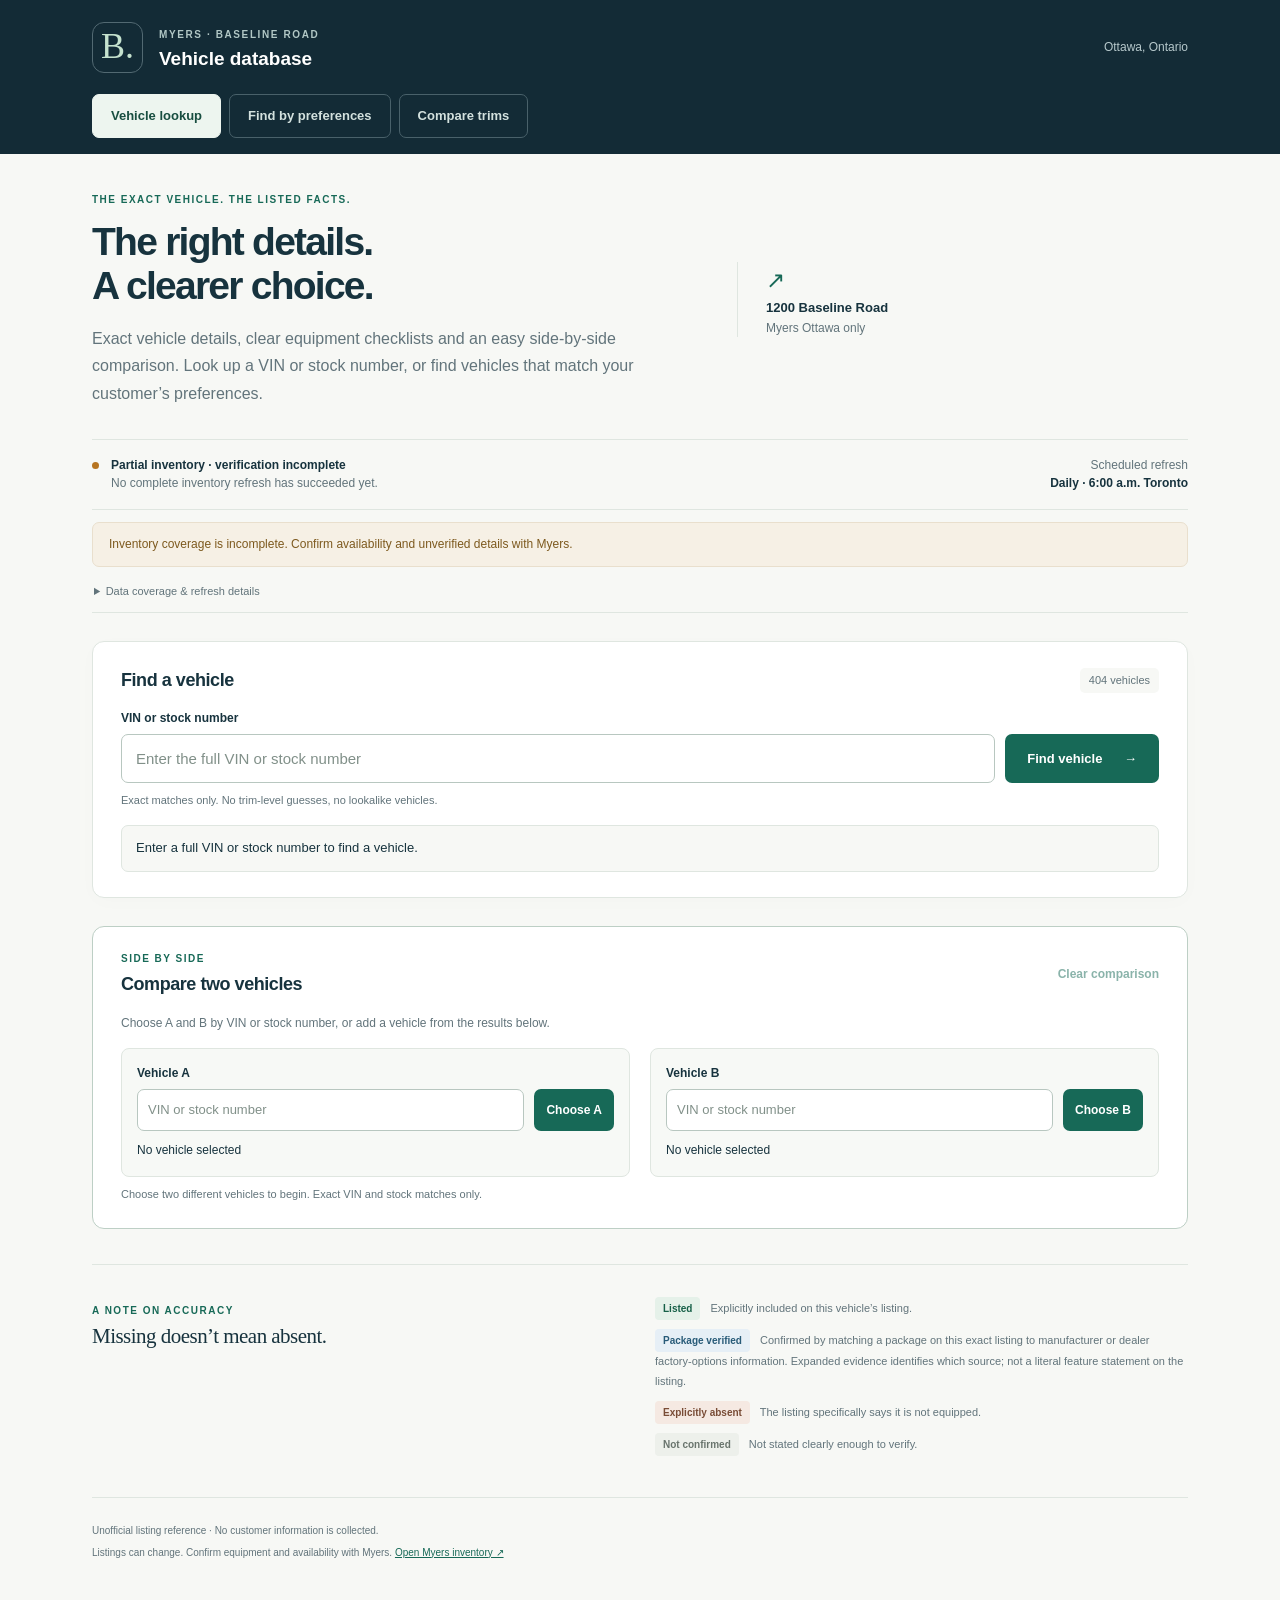
<file: index.html>
<!doctype html>
<html lang="en">
<head>
<meta charset="utf-8"><meta name="viewport" content="width=device-width, initial-scale=1">
<meta name="theme-color" content="#132b36"><meta name="description" content="Exact-listing vehicle information for Myers at 1200 Baseline Road, Ottawa.">
<title>Baseline · Vehicle database</title><link rel="stylesheet" href="./styles.css"><script defer src="./app.js"></script>
</head>
<body>
<header><div class="shell brand"><div class="monogram" aria-hidden="true">B.</div><div><span class="eyebrow light">MYERS · BASELINE ROAD</span><p class="brand-name">Vehicle database</p></div><span class="location">Ottawa, Ontario</span></div><nav class="shell primary-nav" aria-label="Vehicle tools"><a id="nav-lookup" href="#lookup" aria-current="page" aria-controls="lookup-view">Vehicle lookup</a><a id="nav-preferences" href="#preferences" aria-controls="preferences-view">Find by preferences</a><a href="./trims.html">Compare trims</a></nav></header>
<main class="shell">
<section class="intro"><div><p class="eyebrow">THE EXACT VEHICLE. THE LISTED FACTS.</p><h1>The right details.<br>A clearer choice.</h1><p class="lede">Exact vehicle details, clear equipment checklists and an easy side-by-side comparison. Look up a VIN or stock number, or find vehicles that match your customer’s preferences.</p></div><div class="address"><span class="address-icon" aria-hidden="true">↗</span><strong>1200 Baseline Road</strong><span>Myers Ottawa only</span></div></section>
<section class="health" aria-label="Inventory freshness"><div><span id="health-dot" class="dot pending"></span><strong id="health-title">Checking inventory…</strong><span id="health-detail">Loading the latest saved listing data.</span></div><div class="schedule"><span>Scheduled refresh</span><strong>Daily · 6:00 a.m. Toronto</strong></div></section>
<p id="refresh-warning" class="notice" hidden></p>
<details id="coverage" class="coverage" hidden><summary>Data coverage & refresh details</summary><p id="refresh-diagnostic" hidden></p><p id="coverage-summary"></p><p id="partial-time"></p><details id="failures" hidden><summary>Listings needing verification</summary><ul id="failure-list"></ul></details></details>
<div id="lookup-view">
<section class="search-panel" aria-labelledby="search-heading"><div class="search-top"><h2 id="search-heading">Find a vehicle</h2><span id="vehicle-count" class="counter">— vehicles</span></div><form id="search-form"><label for="query">VIN or stock number</label><div class="search-row"><input id="query" name="query" aria-describedby="search-hint" disabled placeholder="Enter the full VIN or stock number" autocomplete="off" autocapitalize="characters" spellcheck="false"><button type="submit" disabled>Find vehicle <span aria-hidden="true">→</span></button></div><p id="search-hint" class="hint">Exact matches only. No trim-level guesses, no lookalike vehicles.</p></form><div id="search-feedback" class="search-feedback loading"><p id="result-status" role="status" aria-live="polite" aria-atomic="true">Loading saved inventory. Search will be available shortly.</p><div class="search-feedback-actions"><button id="view-result" type="button" class="secondary-button" hidden>View result ↓</button><button id="reset" type="button" class="text-button" hidden>Clear search</button></div></div></section>
<section id="result-panel" aria-labelledby="results-title" hidden><div class="results-heading"><h2 id="results-title" tabindex="-1">Vehicle details</h2></div><div id="results"></div></section>
</div>
<section id="preferences-view" aria-labelledby="preferences-heading" hidden>
<div id="preferences-discovery">
<div class="preferences-panel">
<div class="search-top"><div><p class="eyebrow">START WITH WHAT MATTERS</p><h2 id="preferences-heading" tabindex="-1">Find by preferences</h2></div><span class="counter">Saved Myers inventory</span></div>
<p class="preferences-intro">Choose what your customer needs. We’ll show vehicles with confirmed matches for <strong>every</strong> selected preference.</p>
<form id="preferences-form">
<fieldset id="preference-controls" disabled>
<legend class="section-label">Your essentials</legend>
<div class="preference-fields">
<div><label for="pref-type">Vehicle type</label><select id="pref-type"><option value="">Any type</option><option value="truck">Truck</option><option value="car">Car</option><option value="suv">SUV</option><option value="van">Van / minivan</option><option value="other">Other listed type</option></select></div>
<div><label for="pref-condition">Condition</label><select id="pref-condition" aria-describedby="condition-hint"><option value="">Any condition</option><option value="new">New</option><option value="used">Used</option><option value="demo">Demo</option></select></div>
<div><label for="pref-seats">Seating capacity</label><select id="pref-seats"><option value="">Any seat count</option></select></div>
<div><label for="pref-colour">Exterior colour</label><select id="pref-colour" aria-describedby="colour-hint"><option value="">Any colour</option></select></div>
<div><label for="pref-price-min">Minimum price (CAD)</label><input id="pref-price-min" type="number" min="0" step="1" inputmode="numeric" placeholder="No minimum" aria-describedby="budget-hint"></div>
<div><label for="pref-price-max">Maximum price (CAD)</label><input id="pref-price-max" type="number" min="0" step="1" inputmode="numeric" placeholder="No maximum" aria-describedby="budget-hint"></div>
<div><label for="pref-make">Make</label><select id="pref-make"><option value="">Any make</option></select></div>
<div><label for="pref-model">Model</label><select id="pref-model"><option value="">Any model</option></select></div>
</div>
<div class="preference-notes"><p id="budget-hint">Advertised prices, not monthly payments. Taxes and fees may be extra.</p><p id="condition-hint">Demo is an explicit listing designation and can also be New or Used.</p><p id="colour-hint">Colours are listed exterior colour families, not exact paint names. Seating is an exact confirmed seat count.</p></div>
<fieldset class="required-features"><legend class="section-label">Must-have features <span>Choose any · all are required</span></legend><div id="preference-features" class="preference-feature-grid"></div></fieldset>
<div class="preference-submit"><button id="find-preferences" type="submit">Find matching vehicles <span aria-hidden="true">→</span></button><button id="reset-preferences" type="button" class="text-button">Reset preferences</button></div>
</fieldset>
</form>
<div id="preference-feedback" class="search-feedback loading"><p id="preference-status" role="status" aria-live="polite" aria-atomic="true">Loading saved inventory. Preference search will be available shortly.</p></div>
<p class="hint preference-accuracy">Matches use saved listing facts and verified package evidence only. Unknown, conflicting or explicitly absent values never satisfy a requirement. Confirm current availability with Myers.</p>
</div>
<section id="preference-matches" aria-labelledby="preference-results-title" hidden>
<div class="preference-results-heading"><div><p class="eyebrow">YOUR SHORTLIST</p><h2 id="preference-results-title" tabindex="-1">Matching vehicles</h2></div><p>Lowest advertised price first · unknown prices last</p></div>
<div id="applied-preferences" class="applied-preferences" aria-label="Applied preferences"></div>
<div id="preference-results" class="preference-results"></div>
<div class="more-matches"><p id="preference-shown" class="hint"></p><button id="more-preferences" type="button" class="secondary-button" hidden>Show more matches</button></div>
</section>
</div>
<section id="preference-detail-panel" aria-labelledby="preference-detail-title" hidden><div class="preference-detail-heading"><button id="back-to-preferences" type="button" class="secondary-button">← Back to matches</button><h2 id="preference-detail-title" tabindex="-1">Vehicle details</h2></div><div id="preference-detail"></div></section>
</section>
<section class="compare-panel" aria-labelledby="compare-heading">
<div class="search-top"><div><p class="eyebrow">SIDE BY SIDE</p><h2 id="compare-heading">Compare two vehicles</h2></div><button id="clear-comparison" type="button" disabled class="text-button">Clear comparison</button></div>
<p class="compare-intro">Choose A and B by VIN or stock number, or add a vehicle from the results below.</p>
<div class="compare-selectors"><form id="compare-form-a" class="compare-selector"><label for="compare-a">Vehicle A</label><div class="search-row"><input id="compare-a" list="vehicle-options" placeholder="VIN or stock number" autocomplete="off" spellcheck="false" autocapitalize="characters" disabled><button type="submit" disabled>Choose A</button></div><div id="selected-a" class="selected-vehicle">No vehicle selected</div><button id="remove-a" type="button" class="text-button" hidden>Remove A</button></form><form id="compare-form-b" class="compare-selector"><label for="compare-b">Vehicle B</label><div class="search-row"><input id="compare-b" list="vehicle-options" placeholder="VIN or stock number" autocomplete="off" spellcheck="false" autocapitalize="characters" disabled><button type="submit" disabled>Choose B</button></div><div id="selected-b" class="selected-vehicle">No vehicle selected</div><button id="remove-b" type="button" class="text-button" hidden>Remove B</button></form></div><datalist id="vehicle-options"></datalist><p id="compare-status" class="hint" role="status" aria-live="polite">Loading inventory for comparison…</p>
<div id="compare-output" hidden><label class="difference-toggle"><input id="differences-only" type="checkbox"> Show differences only</label><p class="hint">Differences are not advantages. “Not confirmed” means unknown, not missing equipment. Prices are advertised in CAD; confirm fees and availability.</p><div id="comparison-table" class="comparison-scroll" tabindex="0" role="region" aria-label="Side-by-side vehicle comparison"></div></div></section>
<section class="reading-guide"><div class="guide-title"><span class="eyebrow">A NOTE ON ACCURACY</span><h2>Missing doesn’t mean absent.</h2></div><div><p><span class="badge present">Listed</span> Explicitly included on this vehicle’s listing.</p><p><span class="badge package_verified">Package verified</span> Confirmed by matching a package on this exact listing to manufacturer or dealer factory-options information. Expanded evidence identifies which source; not a literal feature statement on the listing.</p><p><span class="badge absent">Explicitly absent</span> The listing specifically says it is not equipped.</p><p><span class="badge not_confirmed">Not confirmed</span> Not stated clearly enough to verify.</p></div></section>
<footer><p>Unofficial listing reference · No customer information is collected.</p><p>Listings can change. Confirm equipment and availability with Myers. <a href="https://www.myerscadillacgm.ca/vehicles/" target="_blank" rel="noopener noreferrer">Open Myers inventory ↗</a></p></footer>
</main>
</body></html>
</file>
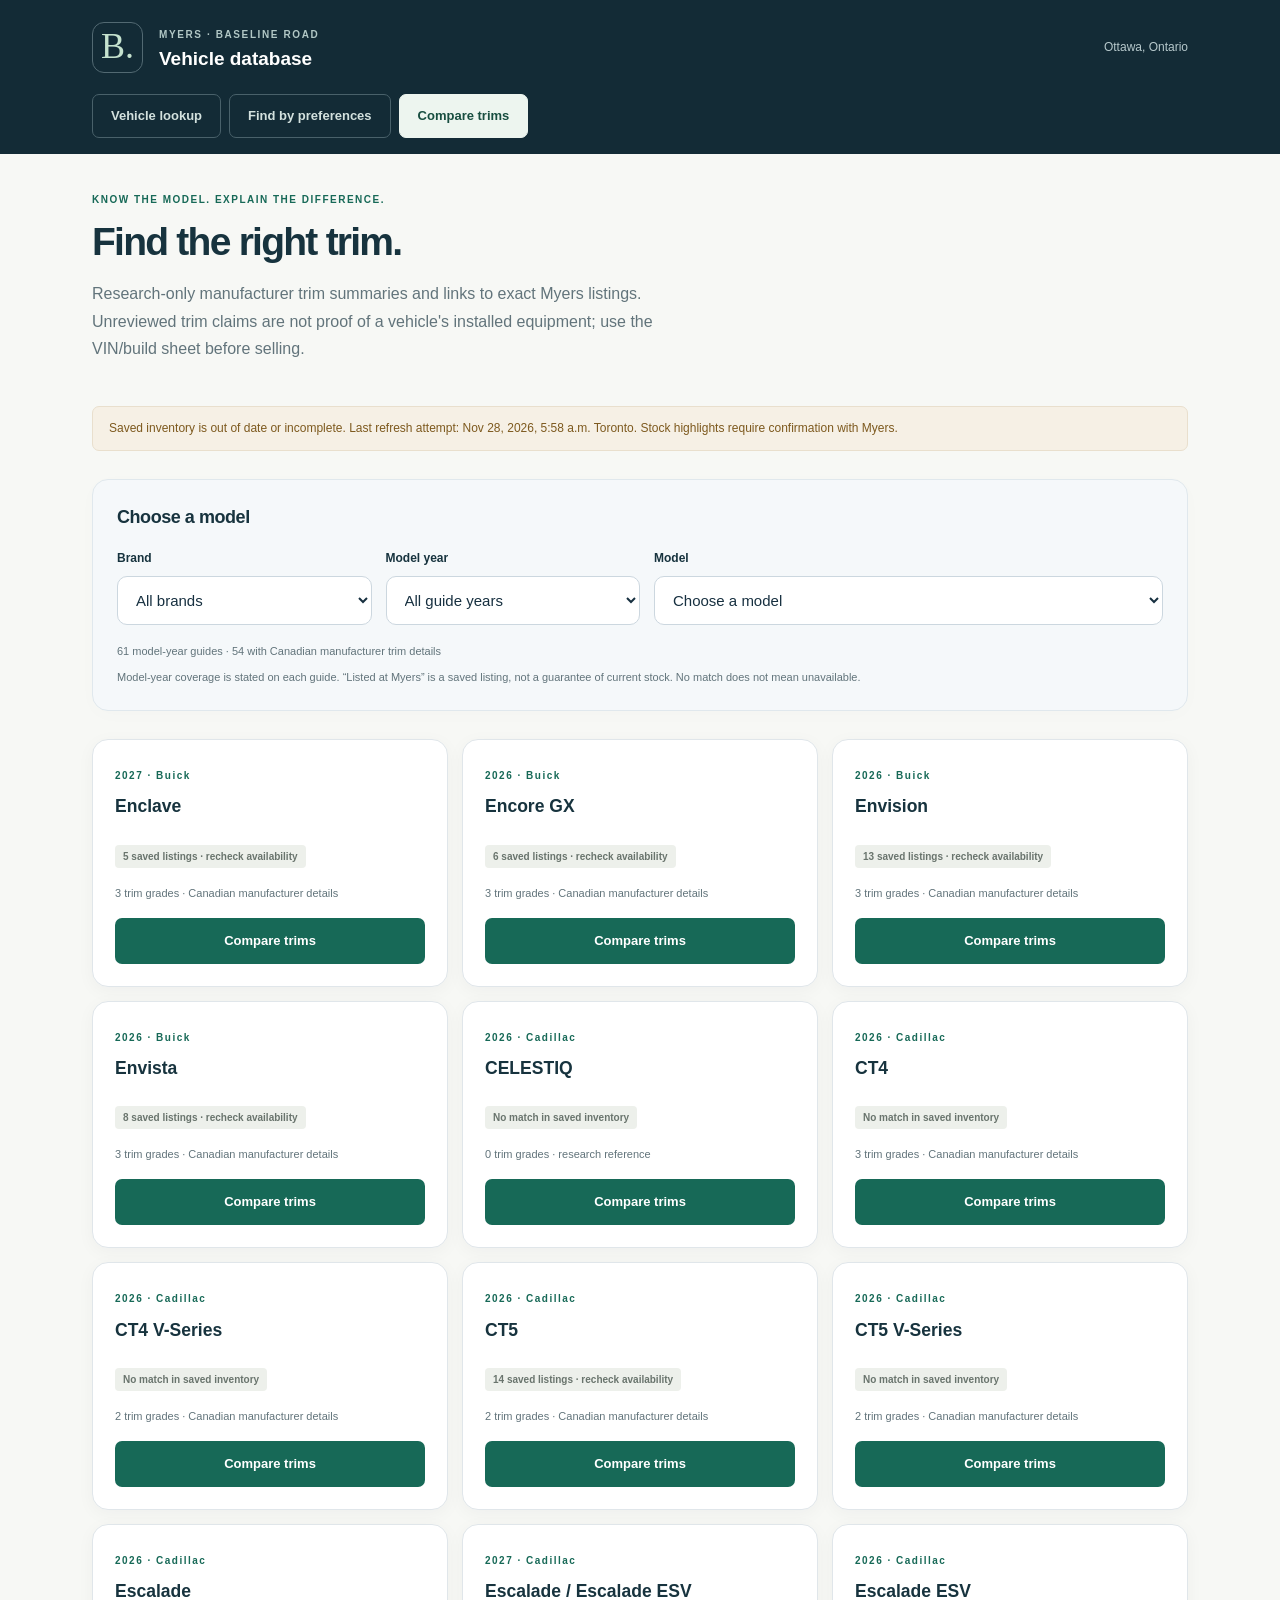
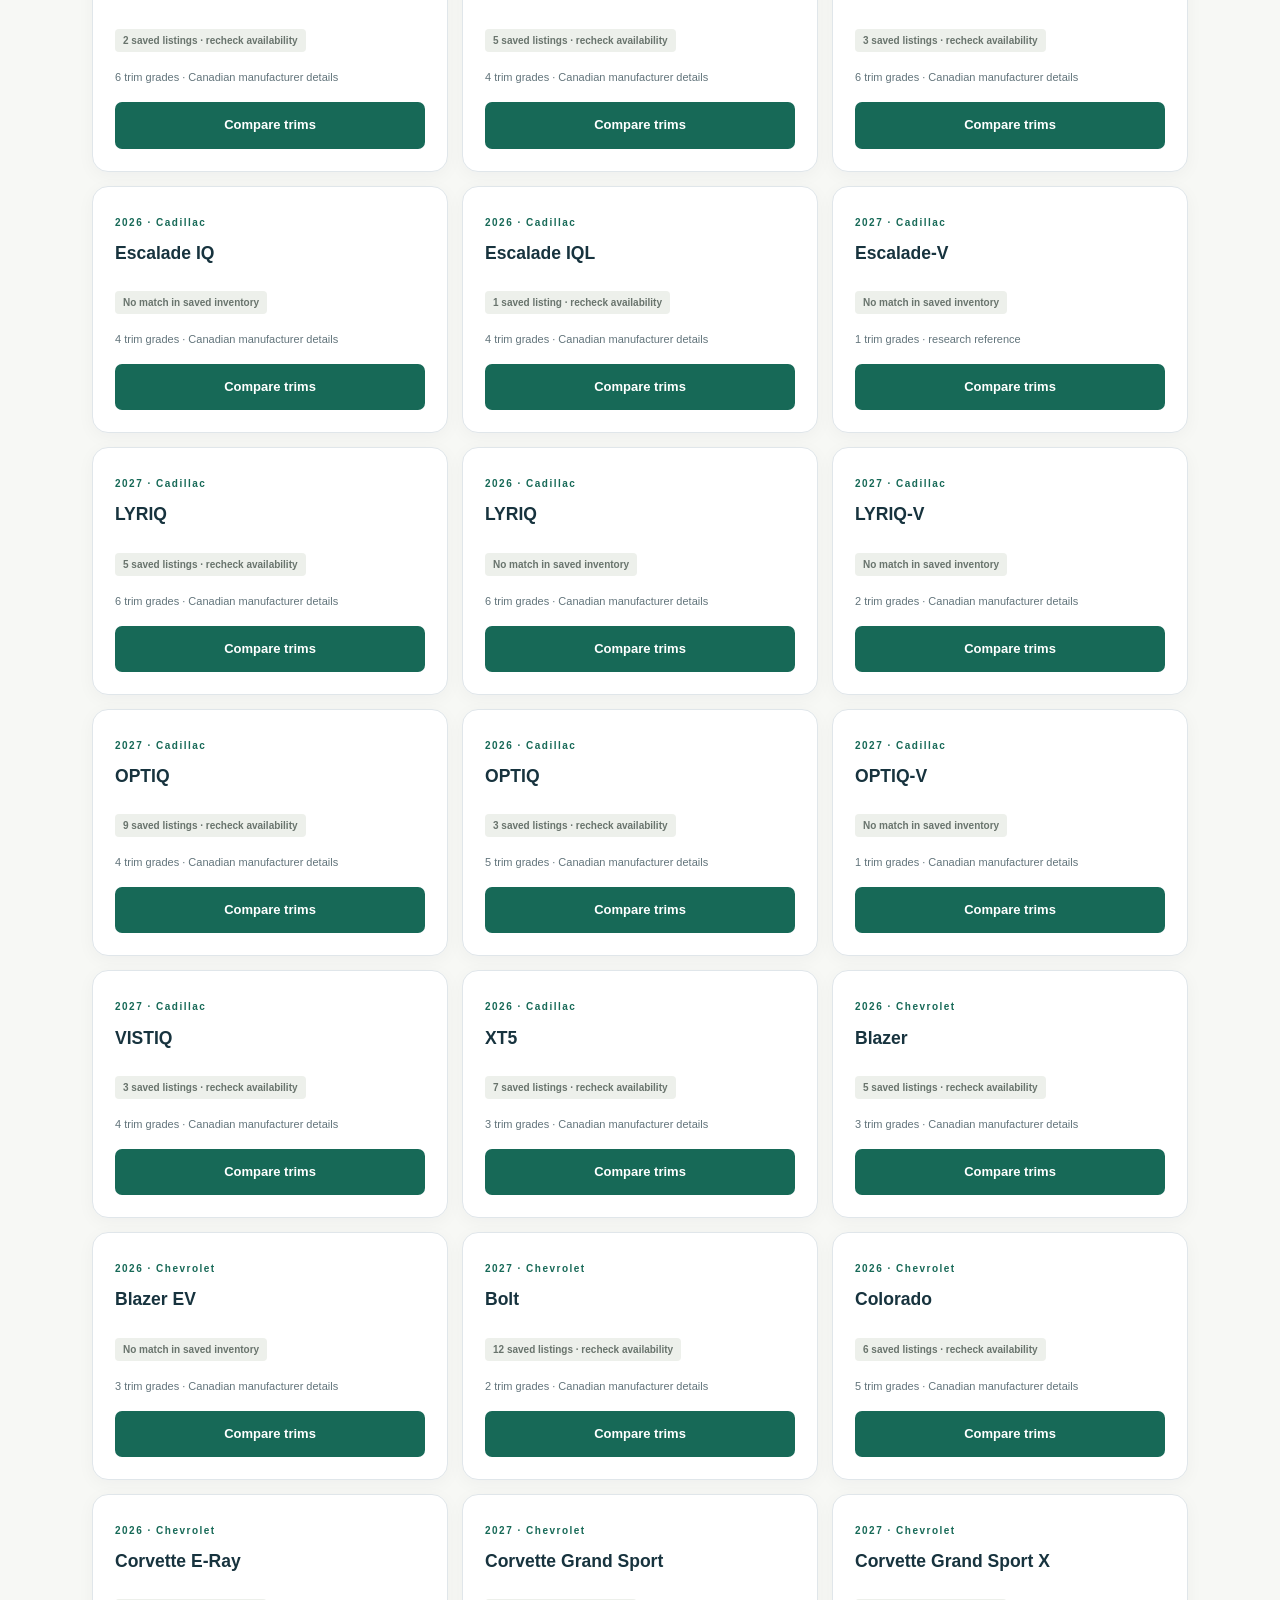
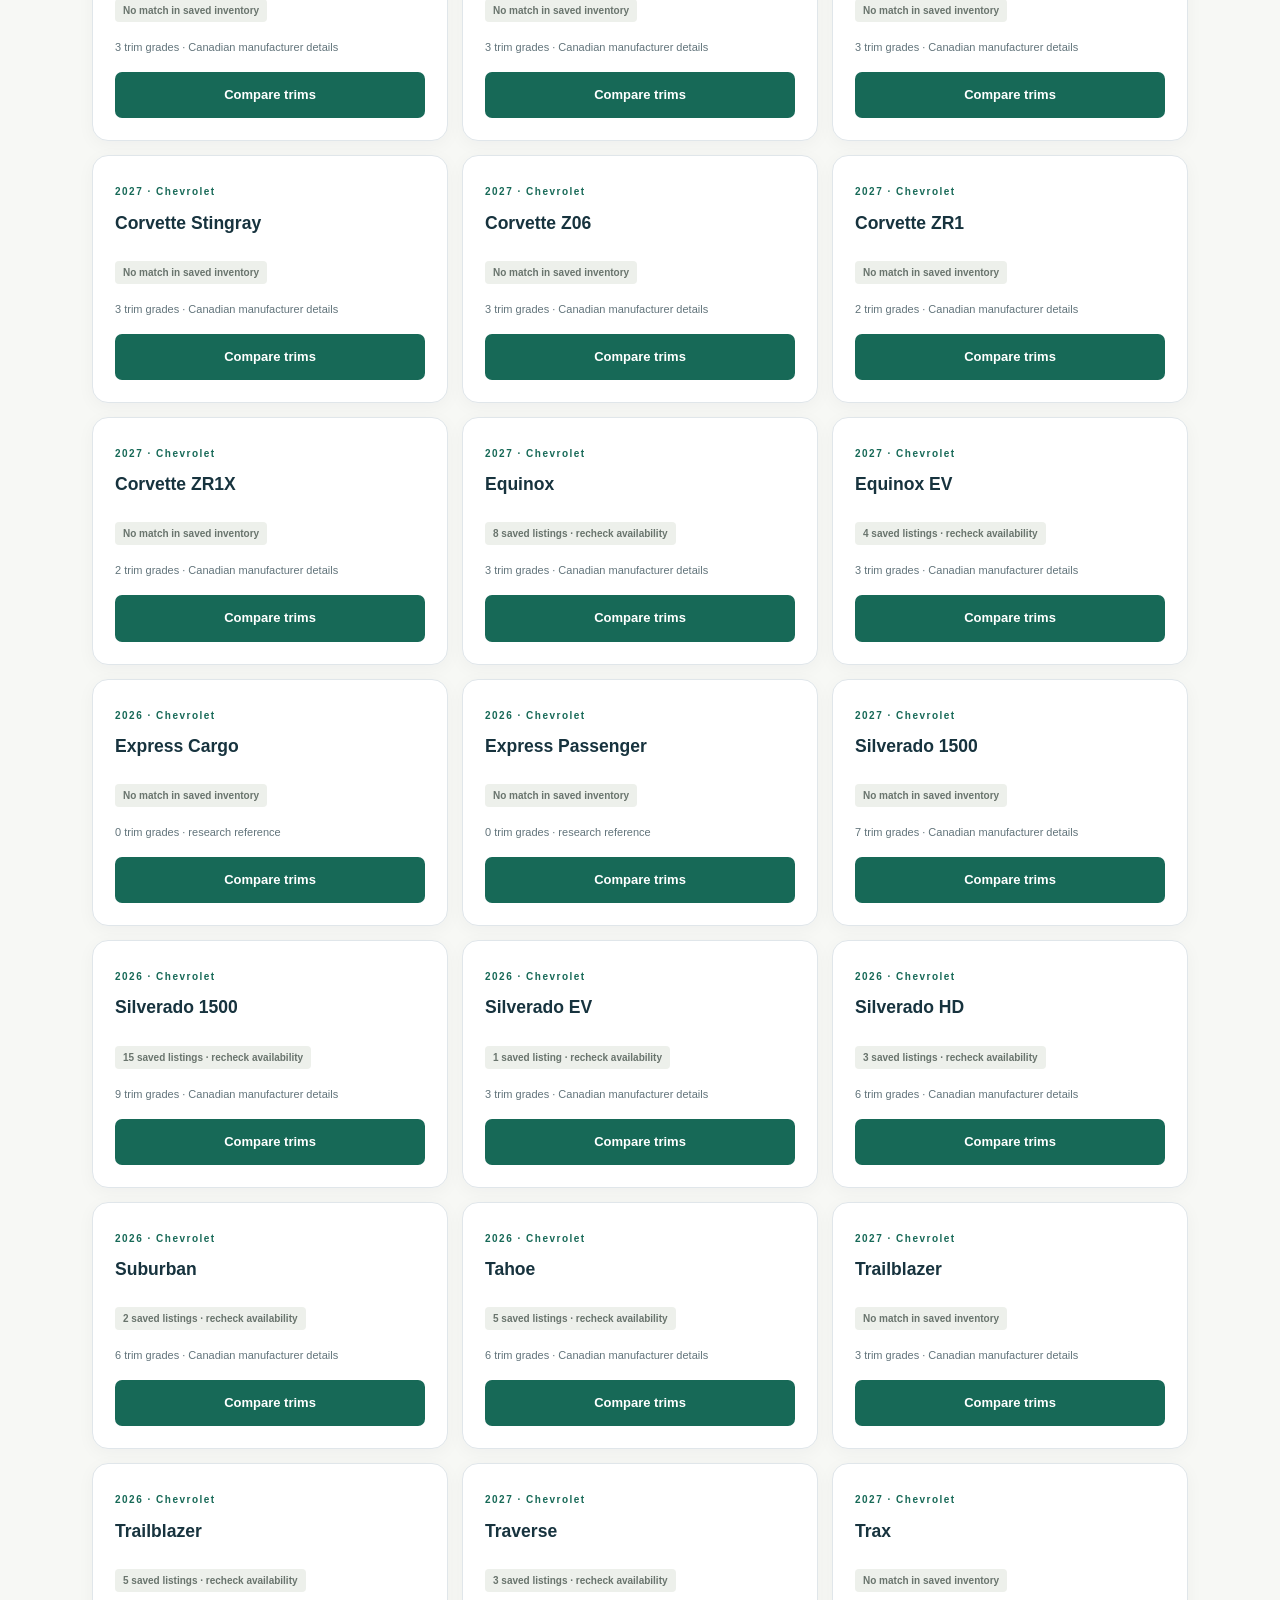
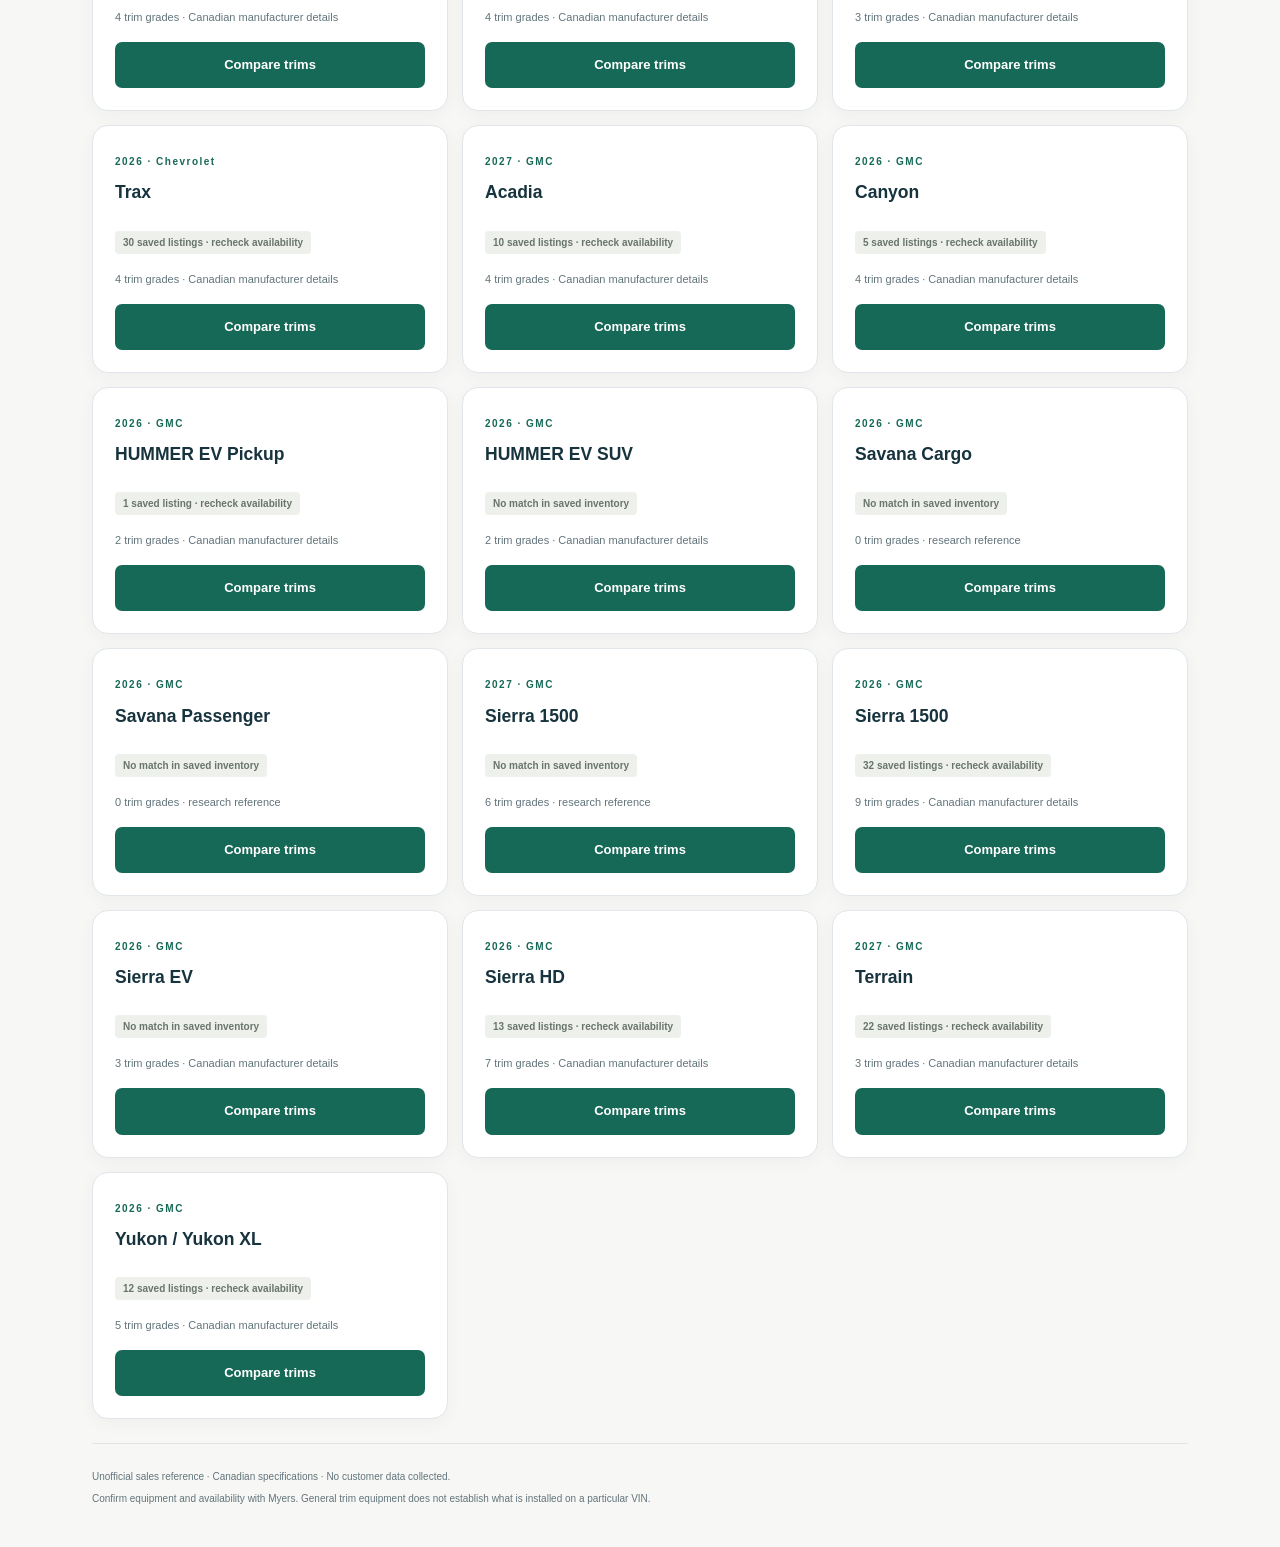
<file: trims.html>
<!doctype html>
<html lang="en"><head><meta charset="utf-8"><meta name="viewport" content="width=device-width,initial-scale=1"><meta name="theme-color" content="#132b36"><title>Baseline · Compare trims</title><link rel="stylesheet" href="styles.css"><link rel="stylesheet" href="trims.css"><script defer src="trims.js"></script></head>
<body><header><div class="shell brand"><div class="monogram" aria-hidden="true">B.</div><div><span class="eyebrow light">MYERS · BASELINE ROAD</span><p class="brand-name">Vehicle database</p></div><span class="location">Ottawa, Ontario</span></div><nav class="shell primary-nav" aria-label="Vehicle tools"><a href="index.html#lookup">Vehicle lookup</a><a href="index.html#preferences">Find by preferences</a><a href="trims.html" aria-current="page">Compare trims</a></nav></header>
<main class="shell"><section class="intro"><div><p class="eyebrow">KNOW THE MODEL. EXPLAIN THE DIFFERENCE.</p><h1>Find the right trim.</h1><p class="lede">Research-only manufacturer trim summaries and links to exact Myers listings. Unreviewed trim claims are not proof of a vehicle's installed equipment; use the VIN/build sheet before selling.</p></div></section>
<p id="inventory-status" class="notice" role="status">Checking saved Myers listings…</p>
<section class="search-panel"><h2>Choose a model</h2><div class="guide-selectors"><div><label for="guide-make">Brand</label><select id="guide-make" disabled><option value="">All brands</option></select></div><div><label for="guide-year">Model year</label><select id="guide-year" disabled><option value="">All guide years</option></select></div><div><label for="guide-model">Model</label><select id="guide-model" disabled><option value="">Choose a model</option></select></div></div><p id="guide-status" role="status" class="hint">Loading research guides…</p><p class="hint">Model-year coverage is stated on each guide. “Listed at Myers” is a saved listing, not a guarantee of current stock. No match does not mean unavailable.</p></section>
<div id="model-catalog" class="model-catalog" aria-label="Model guides"></div>
<article id="guide-output" hidden aria-labelledby="guide-title"></article>
<footer><p>Unofficial sales reference · Canadian specifications · No customer data collected.</p><p>Confirm equipment and availability with Myers. General trim equipment does not establish what is installed on a particular VIN.</p></footer></main></body></html>
</file>
<file: styles.css>
:root{color-scheme:light;--ink:#17333e;--muted:#62747b;--paper:#f6f7f4;--line:#dbe3df;--teal:#176957;--navy:#132b36}*{box-sizing:border-box}body{margin:0;background:var(--paper);font-family:Inter,ui-sans-serif,-apple-system,BlinkMacSystemFont,"Segoe UI",sans-serif;color:var(--ink);font-size:15px;line-height:1.55}.shell{max-width:1120px;margin:auto;padding-left:32px;padding-right:32px}header{background:var(--navy);color:white}.brand{height:94px;display:flex;align-items:center;gap:16px}.monogram{font-family:Georgia,serif;font-size:36px;width:51px;height:51px;line-height:46px;text-align:center;border:1px solid #526972;border-radius:12px;color:#c5e2ce}.eyebrow{font-size:10px;letter-spacing:.15em;font-weight:750;color:var(--teal);margin:0 0 12px}.eyebrow.light{color:#b1c7c5;letter-spacing:.16em}.brand-name{font-size:19px;font-weight:600;margin:0}.location{margin-left:auto;color:#b7c9cc;font-size:12px}.intro{display:flex;align-items:center;gap:60px;padding:53px 0 30px}.intro>div:first-child{max-width:700px}h1{font-size:43px;letter-spacing:-.045em;line-height:1.15;margin:0 0 16px;font-weight:650}.lede{color:var(--muted);max-width:600px;font-size:16px;margin:0}.address{min-width:180px;border-left:1px solid var(--line);padding-left:28px;display:flex;flex-direction:column;font-size:12px;color:var(--muted)}.address strong{color:var(--ink);font-size:13px}.address-icon{font-size:23px;line-height:1.6;color:var(--teal)}.health{border-top:1px solid var(--line);border-bottom:1px solid var(--line);padding:18px 0;display:flex;justify-content:space-between;gap:20px;font-size:12px}.health>div:first-child{display:grid;grid-template-columns:9px 1fr;column-gap:10px;align-items:center}.health strong{font-size:12px}.health #health-detail{grid-column:2;color:var(--muted)}.dot{height:7px;width:7px;border-radius:50%;background:var(--teal)}.dot.pending{background:#bc9654}.dot.stale{background:#b77521}.dot.error{background:#b34747}.schedule{text-align:right;color:var(--muted);display:flex;flex-direction:column}.schedule strong{color:var(--ink)}.search-panel{background:white;border:1px solid var(--line);padding:25px 28px 20px;border-radius:12px;margin:28px 0;box-shadow:0 3px 10px #17333e03}.search-top{display:flex;justify-content:space-between;align-items:center;margin-bottom:15px}h2{font-size:18px;font-weight:650;letter-spacing:-.025em;margin:0}.counter{font-size:11px;color:var(--muted);padding:4px 9px;background:var(--paper);border-radius:5px}label{font-size:12px;font-weight:600;display:block;margin-bottom:6px}.search-row{display:flex;gap:10px}input{border:1px solid #b8c7c0;border-radius:7px;padding:12px 14px;font:inherit;font-size:15px;width:100%;min-width:0;color:var(--ink);text-transform:uppercase;background:#fff}input::placeholder{text-transform:none;color:#819089}button{font:inherit;font-size:13px;border:0;border-radius:7px;padding:13px 22px;color:white;background:var(--teal);font-weight:650;white-space:nowrap;cursor:pointer}button:hover{background:#105445}button span{margin-left:18px}input:focus-visible,button:focus-visible,a:focus-visible,summary:focus-visible{outline:3px solid #86bdaa;outline-offset:3px}.hint{font-size:11px;margin:9px 0 0;color:var(--muted)}.results-heading{display:flex;align-items:center;justify-content:space-between;margin:30px 0 15px}.results-heading h2{font-size:15px}.text-button{padding:4px 0;background:transparent;color:var(--teal);font-size:12px}.text-button:hover{background:transparent;text-decoration:underline}.empty{border:1px dashed #cbd7d0;border-radius:12px;padding:38px 20px;text-align:center;color:var(--muted);background:#ffffff66}.empty-symbol{font-size:34px;color:#87a59a;line-height:1;margin-bottom:12px}.empty h3{font-size:16px;color:var(--ink);margin:0 0 6px}.empty p{font-size:13px;margin:0;max-width:520px;margin-inline:auto}.vehicle{background:#fff;border:1px solid var(--line);border-radius:12px;overflow:hidden;margin-bottom:16px}.vehicle-header{padding:24px 26px 20px;display:flex;justify-content:space-between;gap:18px}.vehicle h3{font-size:23px;line-height:1.3;letter-spacing:-.035em;margin:4px 0 8px;font-weight:650}.vehicle .eyebrow{margin:0}.identifiers{font-size:12px;color:var(--muted);display:flex;flex-wrap:wrap;gap:5px 18px}.identifiers span{overflow-wrap:anywhere}.identifiers b{color:var(--ink);font-weight:500}.source-link{font-size:12px;font-weight:600;white-space:nowrap;color:var(--teal);align-self:start;text-decoration:none;padding-top:4px}.source-link:hover{text-decoration:underline}.price{font-size:15px;color:var(--ink);font-weight:600;margin:10px 0 0}.feature-section{padding:20px 26px;border-top:1px solid var(--line);background:#fcfdfb}.section-label{font-size:12px;font-weight:650;margin:0 0 13px}.feature-grid{display:grid;grid-template-columns:1fr 1fr;column-gap:35px}.feature{display:flex;align-items:center;justify-content:space-between;gap:10px;padding:9px 0;border-bottom:1px solid #edf0eb;font-size:12px}.badge{display:inline-block;font-size:10px;font-weight:600;line-height:1.5;padding:3px 7px;border-radius:4px;white-space:nowrap}.badge.present{color:#176048;background:#e5f1e9}.badge.absent{color:#794c36;background:#f5e9e2}.badge.not_confirmed{color:#69746d;background:#edf0eb}.evidence{font-size:11px;color:var(--muted);margin:0;padding:2px 0 10px;grid-column:1/-1}.details{border-top:1px solid var(--line);padding:0 26px}summary{padding:17px 0;cursor:pointer;font-size:12px;font-weight:650}.specs{display:grid;grid-template-columns:1fr 1fr;gap:0 30px;margin:0 0 20px}.spec{display:grid;grid-template-columns:minmax(100px,1fr) 1.5fr;gap:15px;border-top:1px solid #edf0eb;padding:9px 0;font-size:12px;overflow-wrap:anywhere}.spec dt{color:var(--muted)}.spec dd{margin:0}.packages{padding-left:18px;font-size:12px}.observed{font-size:10px;color:var(--muted);padding:0 26px 17px;margin:0}.notice{padding:12px 16px;font-size:12px;border-radius:7px;background:#fbf0db;color:#7d591e;border:1px solid #ecdbb8;overflow-wrap:anywhere}.reading-guide{display:grid;grid-template-columns:1fr 1fr;gap:30px;border-top:1px solid var(--line);padding:30px 0;margin-top:35px}.guide-title .eyebrow{margin-bottom:9px}.reading-guide h2{font-size:21px;font-family:Georgia,serif;font-weight:400}.reading-guide p{font-size:11px;color:var(--muted);margin:0 0 9px}.reading-guide .badge{margin-right:7px}footer{border-top:1px solid var(--line);padding:20px 0 35px;color:var(--muted);font-size:10px}footer p{margin:4px 0}a{color:var(--teal)}.sr-only{position:absolute;width:1px;height:1px;overflow:hidden;clip:rect(0,0,0,0);white-space:nowrap}[hidden]{display:none!important}@media(max-width:700px){.shell{padding-left:20px;padding-right:20px}.brand{height:79px}.monogram{height:44px;width:44px;line-height:39px;font-size:30px}.brand-name{font-size:17px}.location,.address{display:none}.intro{padding:34px 0 25px}h1{font-size:34px}.lede{font-size:14px}.health{align-items:start;gap:15px}.schedule{max-width:125px;font-size:10px}.schedule strong{font-size:10px}.health strong{font-size:11px}.health #health-detail{font-size:10px}.search-panel{padding:20px 18px}.search-row{flex-direction:column}.search-row button{padding:12px}.search-row input{font-size:16px}.feature-grid,.specs{grid-template-columns:1fr}.feature{font-size:12px}.vehicle-header{padding:20px;display:block}.vehicle h3{font-size:21px}.source-link{display:inline-block;margin-top:12px}.feature-section,.details{padding-left:20px;padding-right:20px}.observed{padding-left:20px;padding-right:20px}.reading-guide{grid-template-columns:1fr;gap:18px}.identifiers{display:block}.identifiers span{display:block}.counter{font-size:10px}.spec{grid-template-columns:1fr 1.4fr}}@media(prefers-reduced-motion:no-preference){button,a{transition:background-color .15s ease}}

.coverage{font-size:12px;color:var(--muted);margin:16px 0;padding:0 2px}.coverage p{margin:4px 0}.coverage summary{padding:6px 0}.coverage ul{padding-left:20px}.coverage li{margin:5px 0;overflow-wrap:anywhere}



.badge.package_verified{color:#285b78;background:#e6eff6}.evidence-source{display:inline-block;margin:4px 8px 4px 0;font-size:11px}.evidence-provenance{display:block;font-size:11px;color:var(--muted)}

.package-panel{padding:20px 26px;border-top:1px solid var(--line)}.package-audit{font-size:11px;color:var(--muted);margin:0 0 12px}.package-audit.needs-review{color:#855f2a}.package-content{border-top:1px solid #edf0eb}.package-content summary{display:flex;justify-content:space-between;align-items:center;gap:12px;padding:12px 0}.package-content summary:before{content:"+";font-size:15px;color:var(--teal)}.package-content[open] summary:before{content:"−"}.package-name{flex:1}.package-reason{font-size:11px;color:var(--muted)}.package-content .hint{margin-bottom:10px}.package-content .evidence-source{margin-bottom:12px}@media(max-width:700px){.package-panel{padding:20px}.package-content summary{flex-wrap:wrap}.package-content summary .badge{margin-left:22px}}

.paint-identity{display:flex;flex-direction:column;gap:3px;margin:14px 0 6px;padding:10px 12px;border-left:3px solid #8bb3a4;background:#f2f6f0;font-size:13px;overflow-wrap:anywhere}.paint-identity strong{font-weight:650}.paint-identity span{font-size:12px;color:var(--muted)}.paint-evidence{font-size:12px;color:var(--muted)}

.engine-identity{padding:12px 0 3px;margin-top:10px;border-top:1px solid var(--line)}.engine-identity .section-label{margin:0 0 4px}.engine-summary{font-size:13px;font-weight:600;margin:0 0 10px}.engine-fields{display:flex;flex-wrap:wrap;gap:10px 22px;margin:0}.engine-fields div{min-width:90px}.engine-fields dt{font-size:10px;color:var(--muted)}.engine-fields dd{margin:0;font-size:11px;overflow-wrap:anywhere}

/* Customer-facing information hierarchy: calm, legible, no decorative imagery. */
:root{--paper:#f7f8f5;--line:#dfe6e0}.shell{max-width:1160px}.intro{padding-top:46px;padding-bottom:32px}.lede{line-height:1.7;max-width:610px}.health{padding:16px 0}.coverage{margin:12px 0}.coverage>summary{font-size:11px;color:var(--muted);font-weight:500;display:list-item;padding:4px 0}.coverage[open]{padding:12px 16px;border:1px solid var(--line);border-radius:8px;background:#fff}.coverage #refresh-diagnostic{overflow-wrap:anywhere;max-height:180px;overflow:auto}.notice{margin:12px 0;font-size:12px;background:#f6f0e5;border-color:#e9dfcd}.search-panel{box-shadow:0 4px 20px #20392f04;padding:25px 28px}.vehicle{margin-bottom:22px;border-radius:13px;box-shadow:0 3px 16px #17333e03}.vehicle-header{padding:26px 28px 23px}.vehicle-header>div:first-child{flex:1;min-width:0}.vehicle h3{font-size:25px;line-height:1.25;margin-bottom:14px}.identifiers{gap:7px 24px;font-size:12px}.identifiers b{font-weight:600;font-variant-numeric:tabular-nums;letter-spacing:.035em}.paint-identity{border:0;border-radius:6px;background:#eff4ee;padding:12px 14px;margin-top:18px;max-width:640px}.paint-identity strong{font-size:14px}.engine-identity{margin-top:16px;padding-top:15px}.engine-summary{font-size:15px;letter-spacing:-.01em;line-height:1.5}.engine-fields{gap:12px 22px}.engine-fields dt{font-size:10px;letter-spacing:.02em}.engine-fields dd{font-size:12px;margin-top:2px}.feature-section{background:#fbfcfa;padding:22px 28px}.feature{padding:10px 0}.section-label{font-size:12px}.badge{font-size:10px;font-weight:550;padding:4px 8px}.package-panel{padding:20px 28px}.package-content summary{font-weight:550}.package-content .packages{line-height:1.7}.details{padding-inline:28px}.details>summary{font-size:12px;color:var(--teal);font-weight:550}.package-audit{line-height:1.7}.source-link{border:1px solid #d6e2d9;border-radius:6px;padding:8px 11px;font-size:11px}.observed{font-size:10px;padding-inline:28px;line-height:1.6}.reading-guide{padding-block:32px}.reading-guide p{line-height:1.8}.reading-guide .badge{vertical-align:baseline}footer{line-height:1.8}
@media(max-width:700px){.intro{padding-top:30px;padding-bottom:25px}.search-panel{padding:20px}.vehicle-header{padding:22px 20px}.vehicle h3{font-size:23px}.vehicle-header .source-link{margin-top:16px}.identifiers span{margin-bottom:5px}.engine-fields{display:grid;grid-template-columns:repeat(2,minmax(0,1fr));gap:12px 16px}.engine-fields div{min-width:0}.engine-summary{font-size:14px}.feature-section,.package-panel{padding:20px}.details{padding-inline:20px}.observed{padding-inline:20px}.package-content summary .badge{margin-top:2px}.paint-identity{margin-top:14px}.coverage>summary{font-size:11px}}
/* Customer-facing essentials and comparison */
.intro{padding-top:38px;gap:35px}h1{font-size:39px}.vehicle-header>div:first-child{flex:1;min-width:0}.quick-facts{display:grid;grid-template-columns:1fr 1fr;gap:12px 24px;margin:20px 0 0}.quick-facts>div{border-left:2px solid #9bc1b2;padding-left:12px}.quick-facts dt{font-size:11px;color:var(--muted);margin-bottom:3px}.quick-facts dd{margin:0;font-size:15px;font-weight:600;overflow-wrap:anywhere}.card-actions{padding:0 26px 18px;display:flex;gap:8px}.secondary-button{background:#eef4f0;color:var(--teal);padding:8px 12px;font-size:11px}.secondary-button:hover{background:#ddebe3}.compare-panel{border:1px solid #bdcfc5;background:#fff;border-radius:12px;padding:24px 28px;margin:24px 0}.compare-panel .eyebrow{margin-bottom:5px}.compare-intro{font-size:12px;color:var(--muted);margin:0 0 16px}.compare-selectors{display:grid;grid-template-columns:1fr 1fr;gap:20px}.compare-selector{background:#f7f9f6;padding:15px;border-radius:8px;border:1px solid var(--line)}.compare-selector input{font-size:13px;padding:10px}.compare-selector button[type=submit]{font-size:12px;padding:10px 12px}.selected-vehicle{font-size:12px;margin-top:10px;min-height:20px;overflow-wrap:anywhere}.difference-toggle{display:flex;align-items:center;gap:8px;margin:20px 0 8px;font-size:12px;cursor:pointer}.difference-toggle input{width:17px;height:17px;margin:0;accent-color:var(--teal)}.comparison-scroll{overflow-x:auto;margin-top:16px;border:1px solid var(--line);border-radius:8px}.comparison-scroll:focus-visible{outline:3px solid #86bdaa;outline-offset:3px}.comparison-table{border-collapse:collapse;width:100%;table-layout:fixed;min-width:520px;font-size:12px}.comparison-table th,.comparison-table td{text-align:left;vertical-align:top;padding:13px 15px;border-bottom:1px solid var(--line);overflow-wrap:anywhere}.comparison-table tr:last-child>*{border-bottom:0}.comparison-table th:first-child{width:25%;font-weight:600}.comparison-table thead{background:var(--navy);color:#fff}.comparison-table thead strong{display:block;font-size:14px;margin:7px 0}.comparison-table small{display:block;font-weight:400;color:#d4e0de;font-size:10px}.comparison-letter{display:inline-block;background:#37575e;border-radius:4px;padding:2px 8px;font-size:11px}.comparison-table tbody th{color:var(--muted)}.comparison-table td+td{border-left:1px solid var(--line)}.comparison-table tr.different{background:#f1f6f3}.comparison-table .unknown{color:#727b76;font-weight:400}.comparison-empty{color:var(--muted);padding:24px!important}.package-items>li{margin:10px 0}.package-item-name{margin-right:8px}.item-evidence{margin-top:4px;color:var(--muted)}.item-evidence summary{padding:3px 0;font-size:11px}.item-evidence p{font-size:11px;margin:5px 0}.coverage{border-bottom:1px solid var(--line);padding-bottom:8px}.coverage>summary{font-size:11px}button:disabled,input:disabled{opacity:.5;cursor:default}.source-link{white-space:normal;min-width:110px}.package-panel>.section-label{margin-bottom:7px}#compare-status{min-height:18px}
@media(max-width:700px){h1{font-size:33px}.compare-panel{padding:20px}.compare-selectors{grid-template-columns:1fr;gap:12px}.compare-selector .search-row{flex-direction:row}.compare-selector input{font-size:16px}.quick-facts{gap:13px}.quick-facts dd{font-size:14px}.card-actions{padding-left:20px;padding-right:20px}.compare-panel .search-top{gap:15px;align-items:flex-start}.compare-panel .text-button{white-space:normal;text-align:left}.comparison-table th,.comparison-table td{padding:12px 10px}}@media(max-width:380px){.quick-facts{grid-template-columns:1fr}.shell{padding-left:14px;padding-right:14px}.compare-panel{padding:16px}}

#refresh-diagnostic,.coverage p{overflow-wrap:anywhere}.compare-heading:focus{outline:none}

/* Search feedback stays directly beside the controls, not below the comparison. */
.search-feedback{margin-top:16px;padding:12px 14px;border:1px solid var(--line);border-radius:7px;background:var(--paper);font-size:13px;overflow-wrap:anywhere}.search-feedback p{margin:0}.search-feedback.success{background:#eaf5ee;border-color:#a7c9b3;color:#174d38}.search-feedback.notice{background:#fbf0db;border-color:#ecdbb8;color:#704d18}.search-feedback.error{background:#faeded;border-color:#d8aaaa;color:#7a3030}.search-feedback-actions{display:flex;flex-wrap:wrap;gap:8px 16px;align-items:center}.search-feedback-actions:has(button:not([hidden])){margin-top:10px}#results-title{scroll-margin-top:24px}#results-title:focus-visible{outline:3px solid #86bdaa;outline-offset:5px}

.vehicle-designations{display:flex;gap:8px;flex-wrap:wrap;margin:-4px 0 14px}.badge.condition{background:#e5f1e9;color:#174d38;font-size:12px}.badge.demo{background:#e6eff6;color:#285b78;font-size:12px}.quick-facts .odometer-fact{border-left-color:var(--teal)}

.seating-details{padding:4px 0 20px;margin-bottom:18px;border-bottom:1px solid var(--line)}.seating-details .quick-facts{margin-top:10px}.seating-details .hint{overflow-wrap:anywhere}

/* Two focused tools; preference cards stay compact until details are requested. */
.primary-nav{display:flex;gap:8px;padding-bottom:16px}.primary-nav a{display:inline-flex;align-items:center;justify-content:center;min-height:44px;padding:10px 18px;border:1px solid #49616a;border-radius:7px;color:#d3e1de;font-size:13px;font-weight:600;text-decoration:none}.primary-nav a:hover{background:#29444e}.primary-nav a[aria-current=page]{background:#edf5ef;border-color:#edf5ef;color:#184e40}.preferences-panel{background:#fff;border:1px solid var(--line);border-radius:12px;margin:28px 0;padding:26px 28px;box-shadow:0 4px 20px #20392f04}.preferences-panel .eyebrow{margin-bottom:6px}.preferences-intro{font-size:13px;color:var(--muted);margin:0 0 24px;max-width:690px}.preferences-intro strong{color:var(--ink)}.preferences-panel fieldset{border:0;padding:0;margin:0;min-width:0}.preferences-panel legend{padding:0;margin-bottom:14px;float:none}.preference-fields{display:grid;grid-template-columns:repeat(4,minmax(0,1fr));gap:20px 16px}.preference-fields>div{min-width:0}.preference-fields label{margin-bottom:7px}.preference-fields input,.preference-fields select{width:100%;min-width:0;min-height:46px;padding:11px 12px;border:1px solid #b8c7c0;border-radius:7px;font:inherit;font-size:14px;color:var(--ink);background-color:#fff;text-transform:none}.preference-fields select{padding-right:26px}.preference-fields select:focus-visible{outline:3px solid #86bdaa;outline-offset:3px}.preference-notes{margin:17px 0 22px;padding:12px 14px;background:var(--paper);border-radius:7px}.preference-notes p{color:var(--muted);font-size:11px;line-height:1.7;margin:0 0 2px}.preferences-panel .required-features{border-top:1px solid var(--line);padding-top:15px;margin-top:8px}.required-features legend{padding-right:12px}.required-features legend span{display:inline-block;font-size:11px;color:var(--muted);font-weight:400;margin-left:5px}.preference-feature-grid{display:grid;grid-template-columns:repeat(3,minmax(0,1fr));gap:10px}.preference-feature{display:flex;align-items:center;gap:10px;min-height:46px;padding:11px 12px;border:1px solid var(--line);border-radius:7px;margin:0;font-weight:500;font-size:12px;cursor:pointer;line-height:1.4}.preference-feature:hover{background:#f3f7f2}.preference-feature:has(input:checked){border-color:#6a9b86;background:#edf6ef;color:#174d38}.preference-feature input{width:17px;height:17px;flex-shrink:0;margin:0;padding:0;accent-color:var(--teal)}.preference-submit{display:flex;align-items:center;gap:24px;margin-top:24px}.preference-submit button{min-height:44px}.preference-accuracy{line-height:1.7;margin-top:12px;max-width:850px}.preference-results-heading{display:flex;align-items:end;justify-content:space-between;gap:16px;margin:28px 0 14px}.preference-results-heading .eyebrow{margin-bottom:6px}.preference-results-heading p:not(.eyebrow){font-size:11px;color:var(--muted);margin:0}.applied-preferences{display:flex;flex-wrap:wrap;gap:7px;margin-bottom:20px}.preference-chip{padding:5px 10px;border-radius:6px;border:1px solid #d2e2d7;background:#edf4ed;font-size:11px;line-height:1.5;color:#295b47}.preference-results{display:grid;grid-template-columns:repeat(2,minmax(0,1fr));gap:18px}.match-card{display:flex;flex-direction:column;min-width:0;border:1px solid var(--line);background:#fff;border-radius:12px;padding:22px;box-shadow:0 3px 16px #17333e03}.match-designations{display:flex;gap:7px;align-items:center;flex-wrap:wrap}.match-designations .badge{font-size:10px}.match-body{font-size:11px;color:var(--muted);margin-left:auto}.match-card h3{font-size:20px;line-height:1.3;letter-spacing:-.025em;font-weight:650;margin:14px 0 8px}.match-stock{font-size:10px;color:var(--muted);overflow-wrap:anywhere;letter-spacing:.015em;margin:0}.match-price{font-size:22px;font-weight:650;letter-spacing:-.03em;line-height:1.3;margin:18px 0}.match-facts{display:grid;grid-template-columns:minmax(65px,.6fr) minmax(0,1.4fr);gap:14px;margin:0 0 14px}.match-facts dt{font-size:10px;color:var(--muted);margin-bottom:3px}.match-facts dd{font-size:12px;font-weight:550;margin:0;overflow-wrap:anywhere}.match-proof{color:#295b47;font-size:11px;margin:0 0 8px}.match-observed{font-size:10px;color:var(--muted);margin:0 0 18px}.match-actions{display:flex;align-items:center;gap:7px;flex-wrap:wrap;margin-top:auto;padding-top:16px;border-top:1px solid var(--line)}.match-actions button{min-height:42px;padding:9px 12px;font-size:11px}.match-actions .match-detail-button{margin-right:auto}.more-matches{display:flex;flex-direction:column;align-items:center;gap:12px;padding:24px 0 12px}.more-matches .hint{margin:0}.more-matches button{min-height:44px}.preference-detail-heading{display:flex;align-items:center;gap:20px;margin:28px 0 18px}.preference-detail-heading button{min-height:44px}#preferences-heading,#search-heading,#preference-results-title,#preference-detail-title,.match-card{scroll-margin-top:24px}#preferences-heading:focus-visible,#search-heading:focus-visible,#preference-results-title:focus-visible,#preference-detail-title:focus-visible,.match-card:focus-visible{outline:3px solid #86bdaa;outline-offset:5px}.preference-fields select:disabled,fieldset:disabled .preference-feature{opacity:.5;cursor:default}
@media(max-width:900px){.preference-fields{grid-template-columns:repeat(2,minmax(0,1fr))}.preference-feature-grid{grid-template-columns:repeat(2,minmax(0,1fr))}}
@media(max-width:700px){.primary-nav{gap:8px;padding-bottom:14px}.primary-nav a{font-size:12px;padding:10px 13px;flex:1}.preferences-panel{padding:22px 20px}.preferences-panel .search-top{align-items:start;gap:12px}.preferences-panel .search-top>.counter{display:none}.preferences-intro{font-size:13px;margin-bottom:22px}.preference-fields{gap:17px 12px}.preference-fields input,.preference-fields select{font-size:16px;padding:11px 9px}.preference-fields select{padding-right:22px}.preference-fields label{font-size:11px}.required-features legend span{display:block;margin:3px 0 0}.preference-feature-grid{gap:8px}.preference-feature{font-size:11px;padding:10px;gap:8px}.preference-submit{gap:18px;flex-wrap:wrap}.preference-submit button[type=submit]{width:100%;font-size:13px}.preference-submit .text-button{margin-top:-8px}.preference-results{grid-template-columns:1fr;gap:14px}.preference-results-heading{display:block}.preference-results-heading p:not(.eyebrow){margin-top:8px}.match-card{padding:20px}.match-card h3{font-size:21px}.match-facts{grid-template-columns:minmax(65px,.7fr) minmax(0,1.3fr)}.preference-detail-heading{flex-wrap:wrap;gap:12px}.preference-detail-heading h2{font-size:15px}}
@media(max-width:380px){.primary-nav a{font-size:11px;padding:9px}.preferences-panel{padding:20px 16px}.preference-feature-grid{grid-template-columns:1fr}.preference-fields{grid-template-columns:1fr}.match-actions{gap:6px}.match-actions button{padding:9px 10px}}

.quick-facts .ev-range-fact{grid-column:1/-1;border-left-color:var(--teal)}
</file>
<file: trims.css>
/* Compare Trims — clean, sales-floor-friendly comparison */ 
.guide-selectors{display:grid;grid-template-columns:1fr 1fr 2fr;gap:14px;margin:18px 0}
.guide-selectors label{display:block;margin-bottom:8px;font-weight:650}
.guide-selectors select{width:100%;padding:14px;border:1px solid #ccd7df;background:#fff;border-radius:10px;font:inherit;color:#173040}
.search-panel{background:#f5f8fa;border:1px solid #e0e8ed;border-radius:16px;padding:24px}
.model-catalog{display:grid;grid-template-columns:repeat(3,minmax(0,1fr));gap:14px;margin:24px 0}
.model-card,.trim-card{border:1px solid #e0e6ea;border-radius:16px;background:#fff;padding:22px;box-shadow:0 4px 18px rgba(14,34,49,.04)}
.model-card h3{margin:8px 0 16px}.model-card button{width:100%;margin-top:16px}.model-card .badge{display:inline-block;margin:8px 0}
.guide-heading{display:flex;flex-wrap:wrap;justify-content:space-between;align-items:center;gap:16px;margin:36px 0 12px}
.guide-heading h2{font-size:clamp(30px,4vw,42px);letter-spacing:-.035em;line-height:1.12;margin:4px 0}
.guide-heading .secondary-button{margin-left:auto}
.guide-section{margin:34px 0}.guide-section>h3{font-size:24px;letter-spacing:-.025em;margin:0 0 17px}
.trim-cards{display:grid;grid-template-columns:repeat(auto-fit,minmax(220px,1fr));gap:14px}
.trim-card{padding:23px;display:flex;flex-direction:column;gap:8px;border-top:4px solid #d4e1e9}
.trim-card:last-child{border-top-color:#b59c72}.trim-card h4{font-size:23px;letter-spacing:-.025em;margin:0}
.trim-card p{margin:3px 0;line-height:1.5}.trim-card .badge{width:fit-content}
.trim-kicker{font-size:10px;letter-spacing:.15em;color:#5e7887;font-weight:800}
.trim-card ul{margin:8px 0 0;padding:12px 0 0 20px;border-top:1px solid #eef1f3;font-size:13px;line-height:1.65}
.guide-price{font-size:13px;color:#49616e;font-weight:600}
.guide-legend{font-size:12px;line-height:1.7;color:#536777;margin:0 0 12px}
.guide-matrix{overflow:auto;border:1px solid #dae4e9;border-radius:14px;background:#fff;box-shadow:0 4px 24px rgba(8,36,54,.04)}
.trim-comparison{border-collapse:separate;border-spacing:0;min-width:650px;width:100%;font-size:13px}
.trim-comparison th,.trim-comparison td{padding:12px 14px;text-align:center;border-bottom:1px solid #e9eef1;vertical-align:middle}
.trim-comparison thead th{position:sticky;top:0;background:#173442;color:#fff;text-align:center;font-size:13px;z-index:1;padding:16px 12px}
.trim-comparison thead th:first-child{text-align:left;min-width:200px}
.trim-comparison tbody th[scope=row]{text-align:left;font-weight:600;color:#233b48;background:#fff;min-width:200px}
.trim-comparison tbody tr:nth-child(even):not(.group-row) td{background:#f8fafb}
.trim-comparison .group-row th{background:#eaf0f4!important;color:#244758;text-align:left;font-size:11px;text-transform:uppercase;letter-spacing:.09em;padding:12px 15px;font-weight:800;border-bottom:1px solid #d9e3e9}
.feature-mark{display:inline-flex;align-items:center;justify-content:center;min-width:24px;height:24px;border-radius:50%;font-size:15px;font-weight:800;vertical-align:middle}
.feature-mark.standard{color:#16794c;background:#e5f5ec}.feature-mark.optional{color:#926014;background:#fff2dc}.feature-mark.unavailable{color:#89949d;background:#f1f3f5}.feature-mark.unknown{color:#6c7884;background:#edf0f3}
.feature-value{display:block;color:#344c59;font-size:11px;line-height:1.35;margin-top:4px;overflow-wrap:anywhere}.feature-value.muted{color:#80909b}
.upgrade-grid,.notes-grid{display:grid;grid-template-columns:repeat(auto-fit,minmax(230px,1fr));gap:12px}
.note-card{background:#fff;border:1px solid #e1e7eb;border-radius:12px;padding:17px 19px;line-height:1.6}
.note-card p{margin:0}.note-card a,.guide-source a{font-size:12px}
.guide-source{font-size:12px;line-height:1.7;color:#667986}
.guide-stock{border-left:4px solid #ad8959;background:#f8f2e8;padding:14px;font-size:12px;line-height:1.6;border-radius:8px}
.guide-faq{background:#fff;border:1px solid #dfe7ec;border-radius:14px;padding:20px 24px}
.guide-faq dt{font-weight:700;margin-top:15px}.guide-faq dd{margin:6px 0 16px;line-height:1.6}
.guide-stock-cards{display:grid;grid-template-columns:repeat(auto-fit,minmax(230px,1fr));gap:14px}
.guide-stock-card{background:#fff;border:1px solid #dfe7ec;border-radius:13px;padding:19px}
.guide-stock-card a{display:inline-block;margin:8px 10px 0 0}.guide-stock-card p{font-size:13px;line-height:1.6}
.guide-heading:focus{outline:none}.primary-nav{flex-wrap:wrap}
@media(max-width:750px){.guide-selectors,.model-catalog{grid-template-columns:1fr}.search-panel{padding:16px}.guide-heading h2{font-size:29px}.trim-comparison th,.trim-comparison td{padding:10px 9px}.trim-comparison thead th:first-child,.trim-comparison tbody th[scope=row]{min-width:155px}.guide-selectors select{font-size:16px}}
@media print{header,.search-panel,.model-catalog,footer,.secondary-button{display:none!important}.guide-matrix{overflow:visible}.guide-section{break-inside:avoid}.trim-comparison{min-width:0;font-size:9px}.trim-comparison th,.trim-comparison td{min-width:0!important;padding:5px}.feature-value{font-size:8px}}

/* Information confidence is explicit, never an absence claim. */
.coverage-note{font-size:12px;color:#5c6c78;background:#f4f7f9;border:1px solid #e2e9ed;padding:11px 13px;border-radius:9px;line-height:1.5}

/* Consistent detailed presentation across every Canadian model guide. */
.compare-controls{display:flex;align-items:center;flex-wrap:wrap;gap:14px;margin:0 0 14px}
.compare-toggle{padding:10px 15px!important;font-size:13px!important}
.compare-count{font-size:12px;color:#667b8a}
.verified-trim-grid{display:grid;gap:12px}
.verified-trim-panel{border:1px solid #dce6ec;border-radius:14px;background:#fff;overflow:hidden}
.verified-trim-panel summary{cursor:pointer;font-weight:750;font-size:16px;padding:18px 22px;background:#f6f9fb;list-style-position:inside}
.verified-trim-panel[open] summary{border-bottom:1px solid #e2eaf0;color:#133d50}
.verified-feature-list{display:grid;grid-template-columns:minmax(135px,1fr) 2fr;padding:4px 20px 15px;margin:0}
.verified-feature-list dt,.verified-feature-list dd{border-bottom:1px solid #edf0f2;padding:12px 5px;margin:0;font-size:13px;line-height:1.55}
.verified-feature-list dt{font-weight:700;color:#274352}.verified-feature-list dd{color:#455b67}
.verified-feature-list a{font-size:11px}
.verified-status{display:inline-block;border-radius:6px;padding:2px 7px;font-weight:700;font-size:11px}
.verified-status.standard{background:#e7f5ed;color:#196f4b}.verified-status.optional{background:#fff0da;color:#895f15}
.trim-comparison tr[hidden],.trim-comparison .group-row[hidden]{display:none!important}
@media(max-width:600px){.verified-feature-list{grid-template-columns:1fr;padding:5px 14px 12px}.verified-feature-list dt{border-bottom:0;padding-bottom:2px}.verified-feature-list dd{padding-top:1px}.verified-trim-panel summary{padding:15px}}


/* Audit-safe comparison: complete cross-trim facts plus concise trim snapshots */
.model-quick-compare{margin-top:22px}
.model-quick-compare h4{font-size:18px;color:#193d50;margin:0 0 12px}
.trim-snapshot{border-collapse:collapse;width:100%;min-width:840px;font-size:12px}
.trim-snapshot thead th{background:#153544;color:#fff;text-align:left;padding:13px 12px;position:sticky;top:0}
.trim-snapshot thead th:first-child{min-width:130px}
.trim-snapshot tbody th,.trim-snapshot td{border-bottom:1px solid #e4eaee;padding:13px 12px;text-align:left;vertical-align:top;min-width:145px}
.trim-snapshot tbody th{font-size:14px;color:#153f55;background:#f0f5f7}
.trim-snapshot tr:nth-child(even) td{background:#f9fbfc}
.snapshot-points{padding-left:15px;margin:0;line-height:1.5}
.snapshot-points li+li{margin-top:7px}
.snapshot-points strong{color:#1c4455}
.snapshot-optional{font-weight:700;color:#8b6319}
.snapshot-empty{font-size:11px;color:#728494;font-style:italic}
@media(max-width:750px){.trim-snapshot td{min-width:165px}.model-quick-compare{margin-top:18px}}

.feature-mark.highlight{color:#324c60;background:#e9eff4}
</file>
